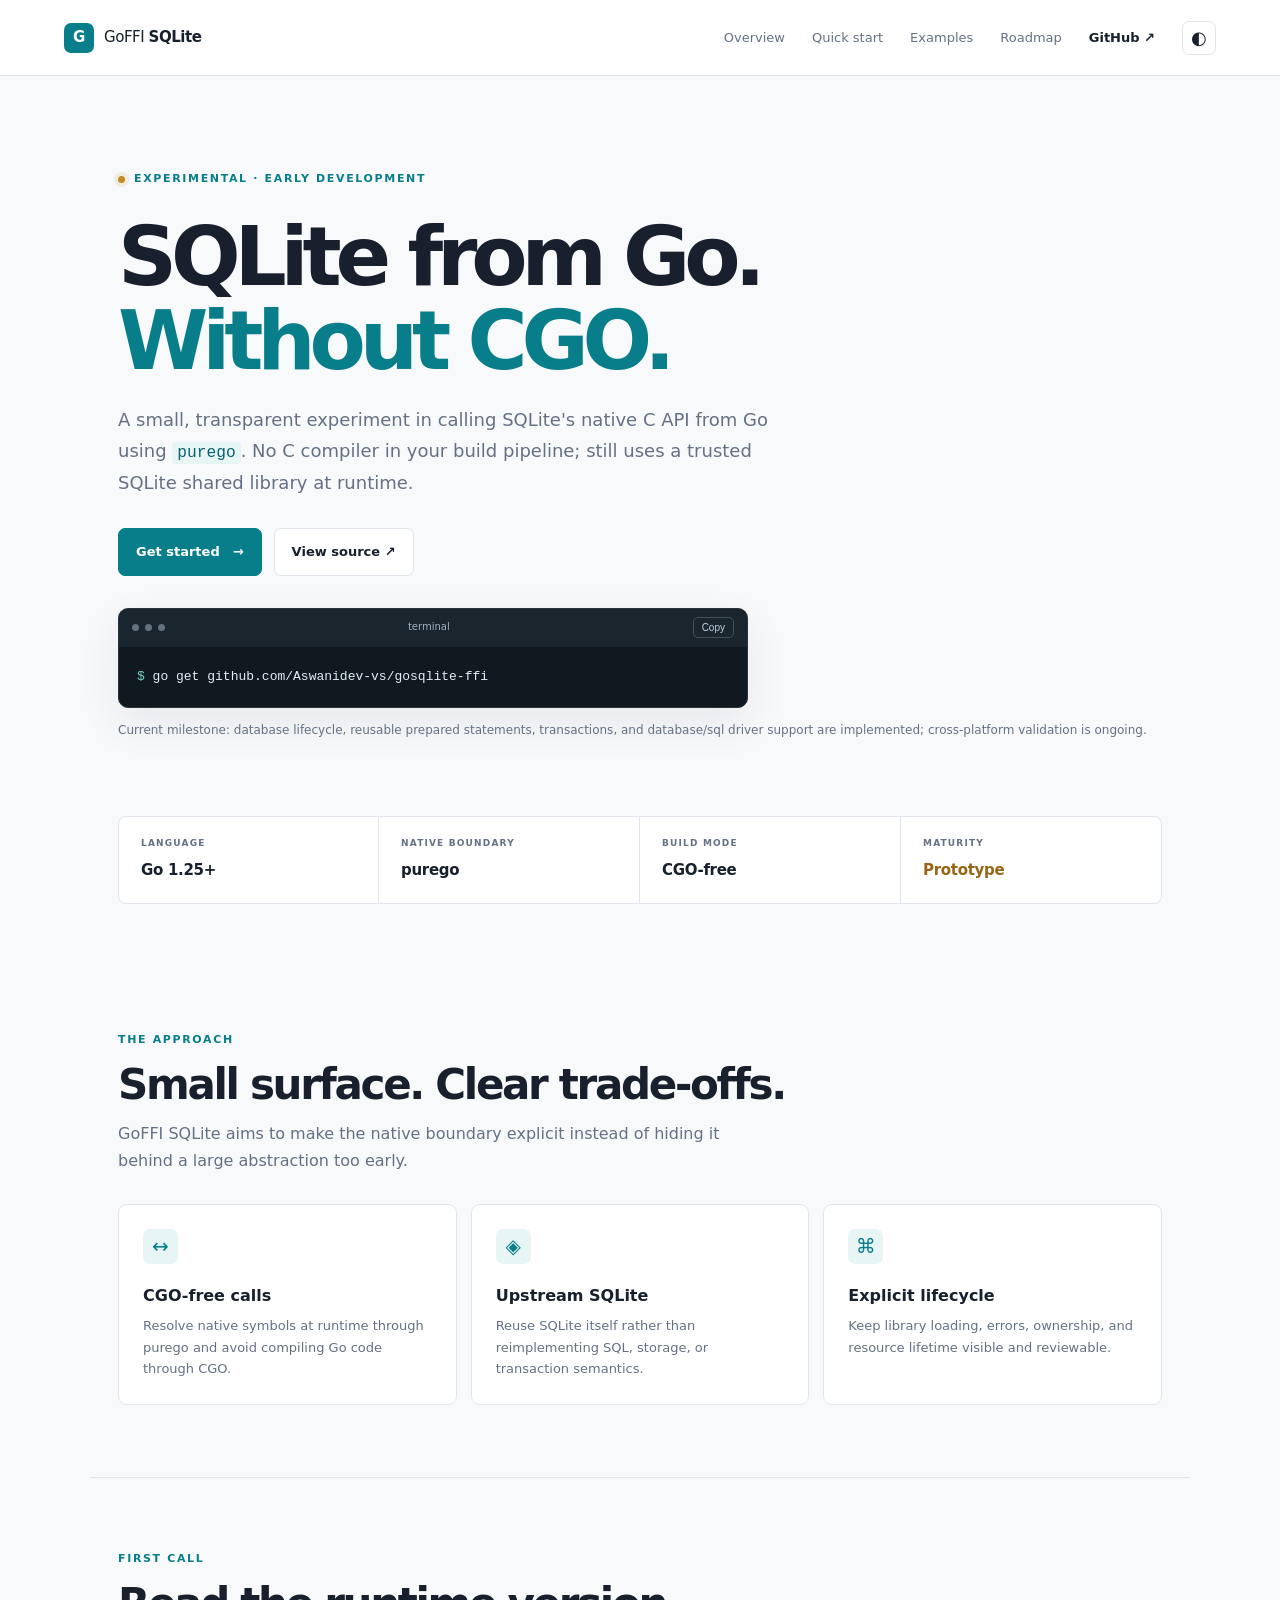
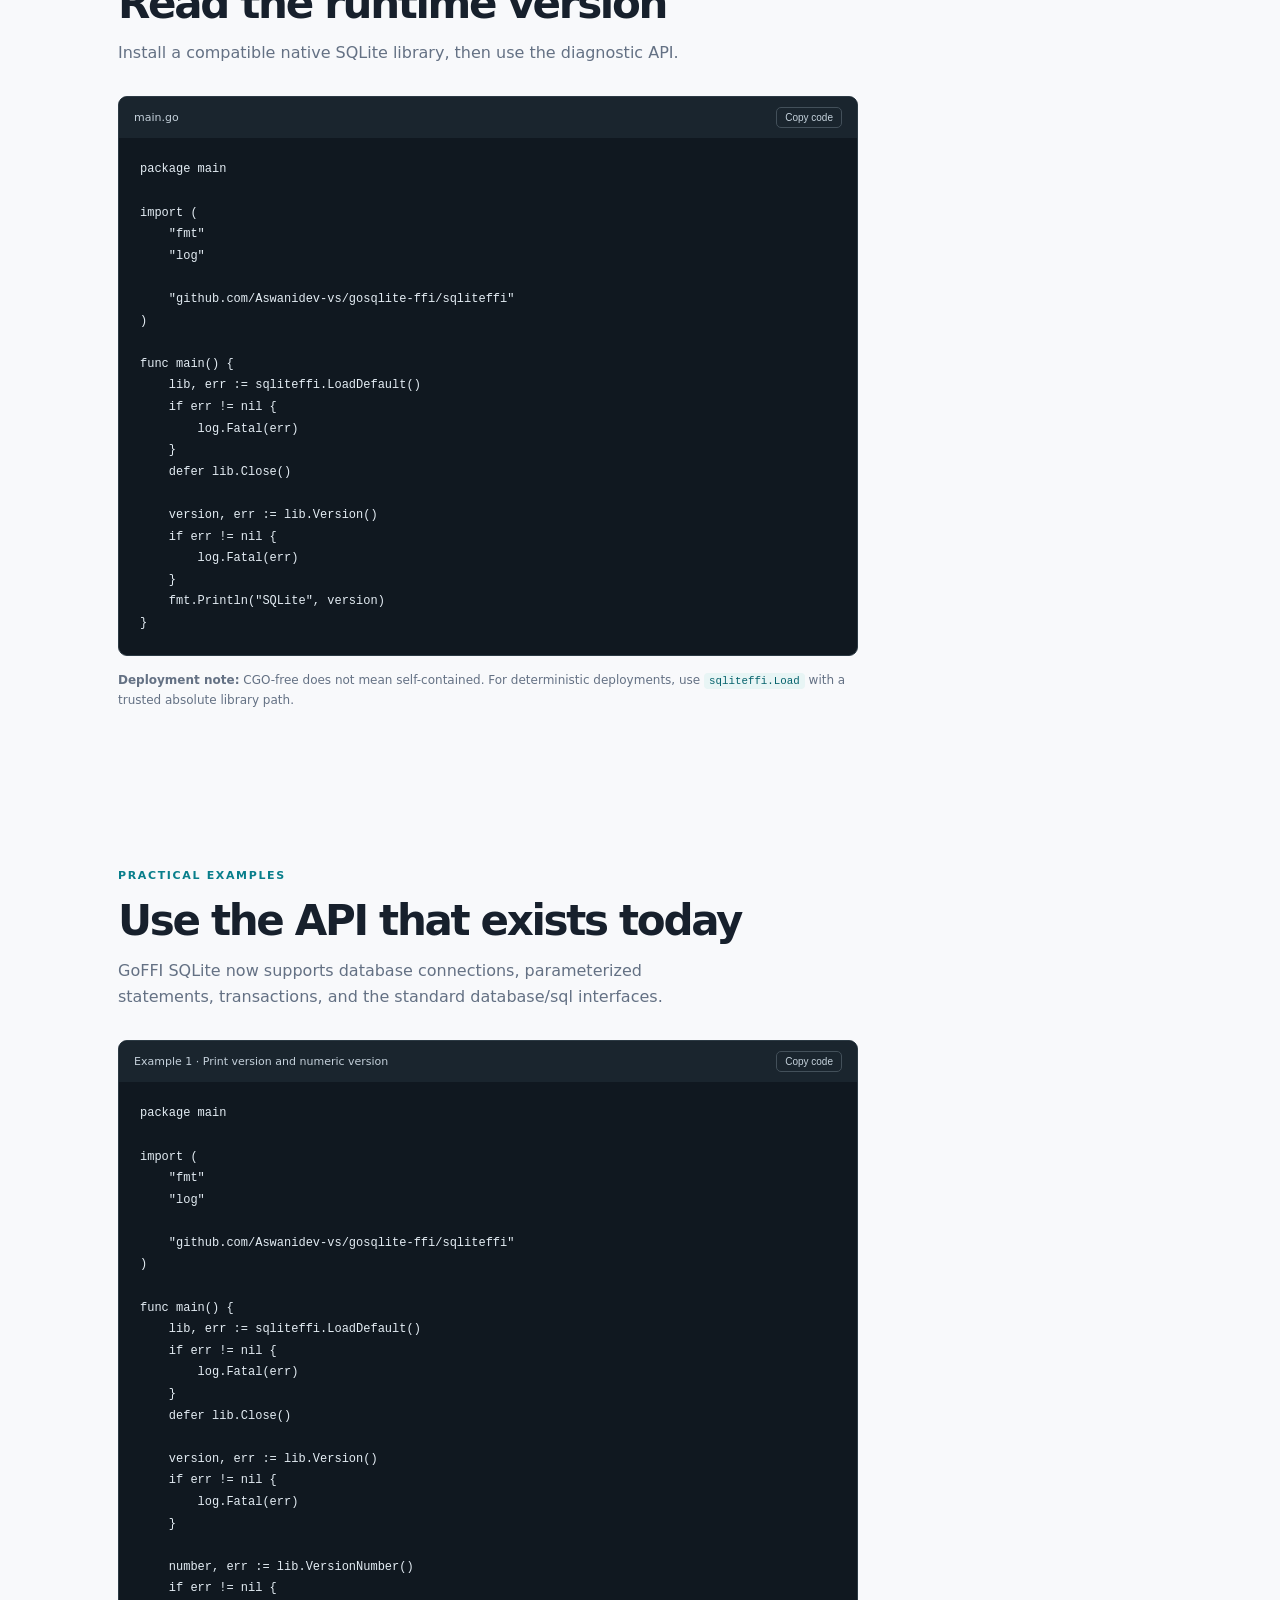
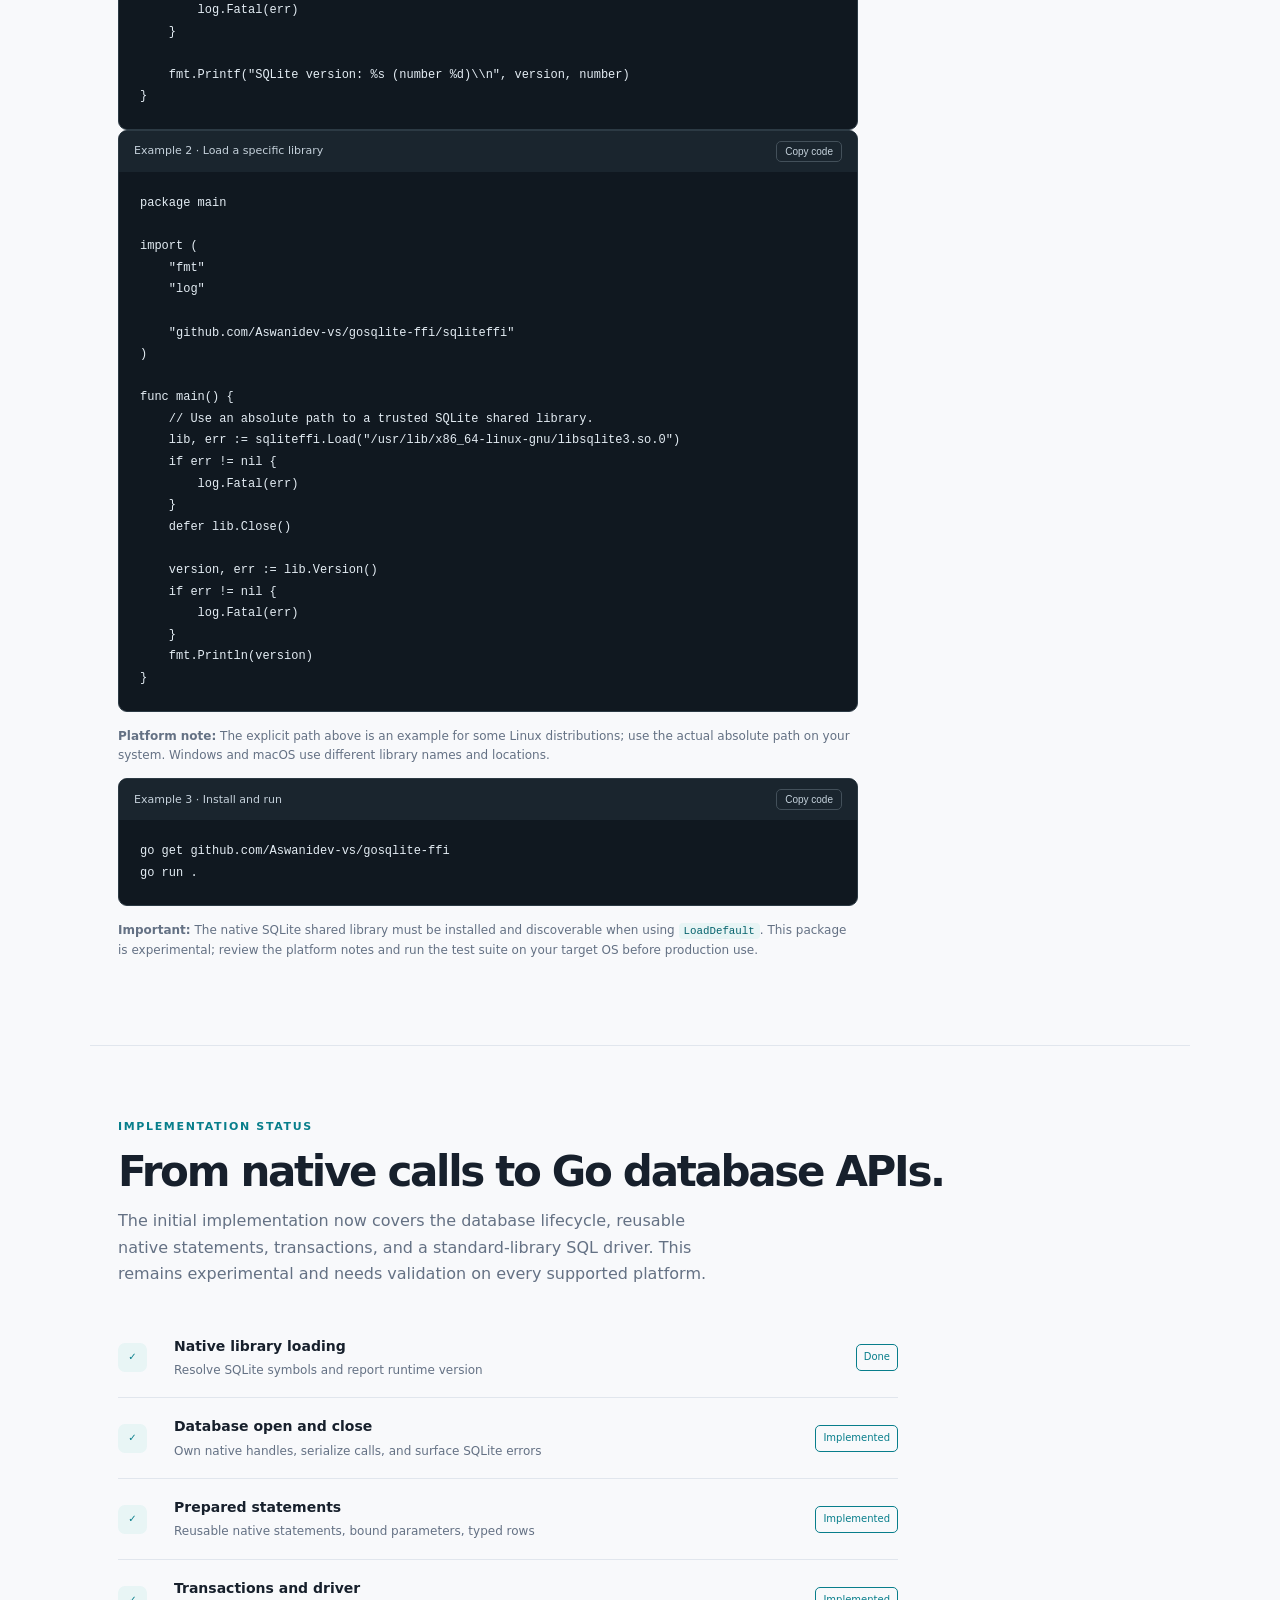
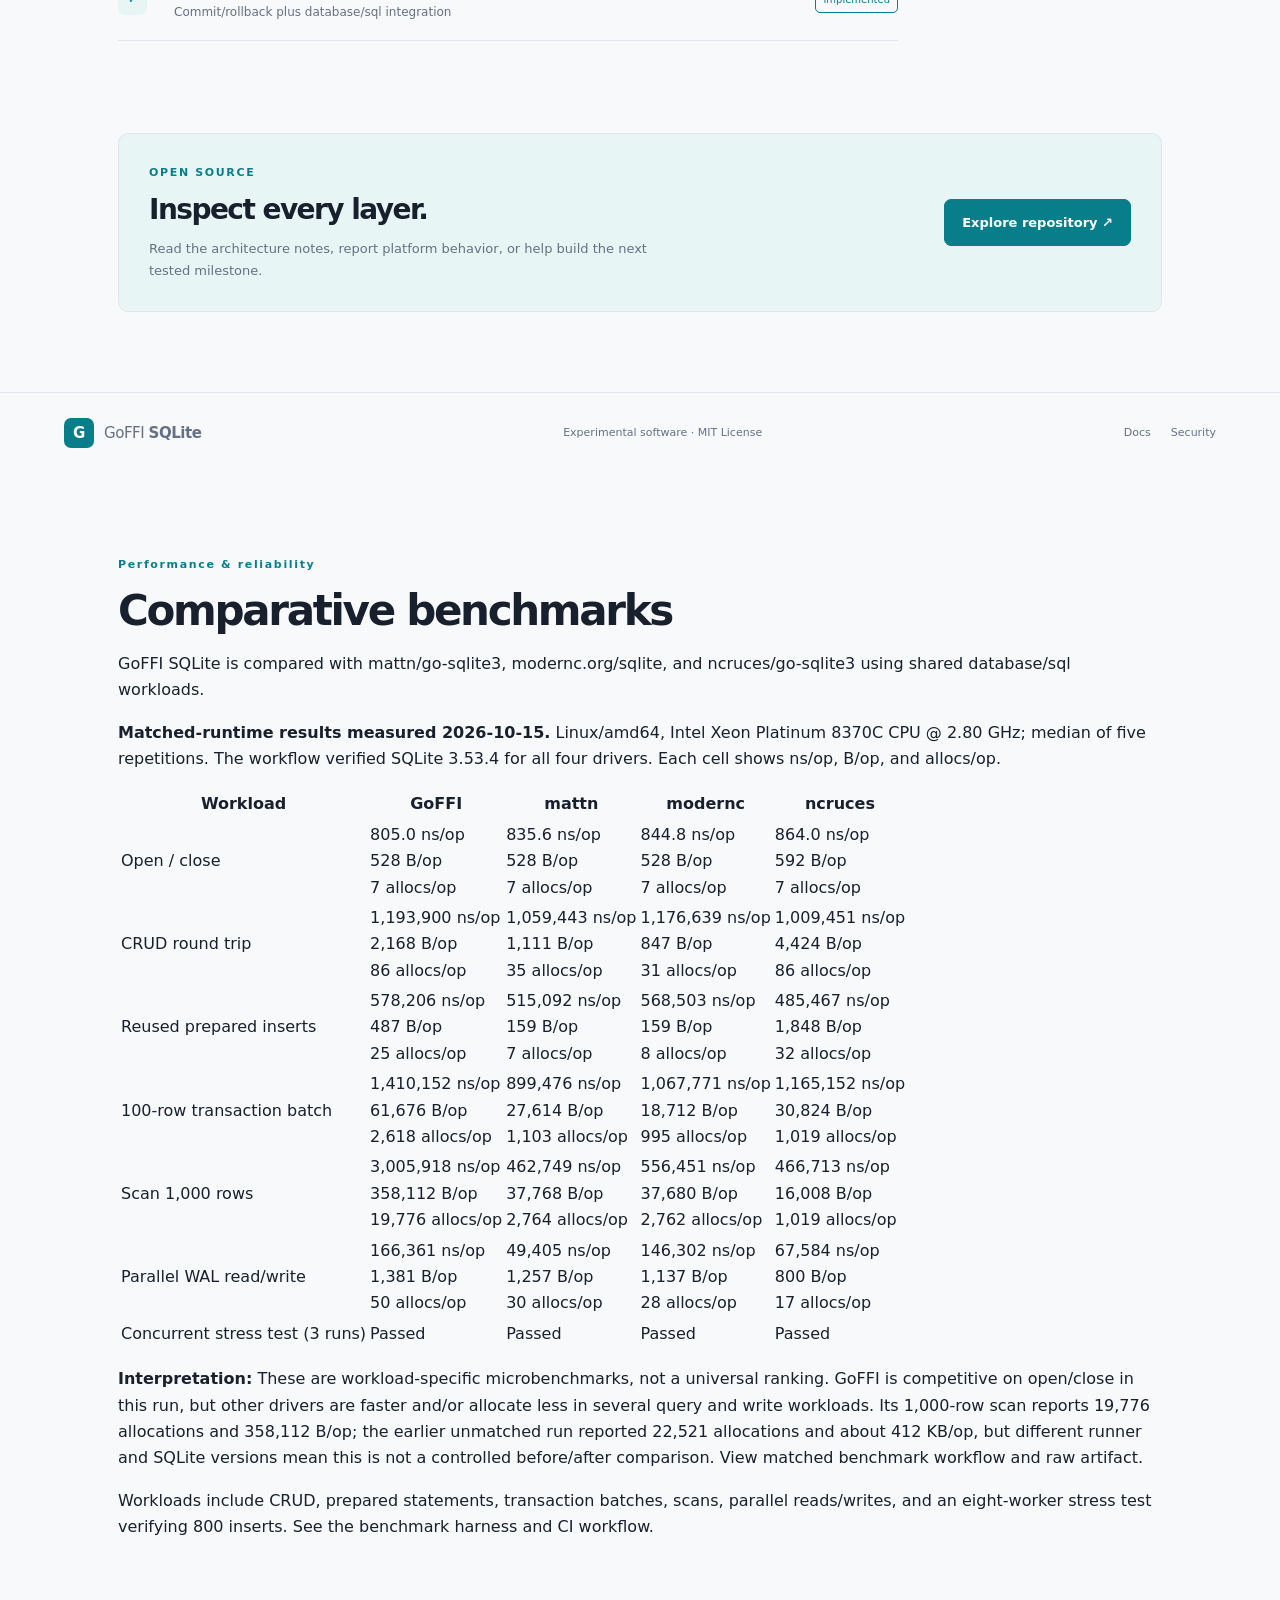
<file: docs/index.html>
<!doctype html>
<html lang="en">
<head>
  <meta charset="utf-8">
  <meta name="viewport" content="width=device-width, initial-scale=1">
  <meta name="description" content="GoFFI SQLite is an experimental CGO-free Go binding prototype for SQLite's C API using purego.">
  <title>GoFFI SQLite — Native SQLite, without CGO</title>
  <link rel="stylesheet" href="styles.css">
  <script defer src="script.js"></script>
</head>
<body>
  <header class="topbar">
    <a class="brand" href="#" aria-label="GoFFI SQLite home"><span class="brand-mark">G</span><span>GoFFI <b>SQLite</b></span></a>
    <nav aria-label="Main navigation">
      <a href="#features">Overview</a><a href="#quickstart">Quick start</a><a href="#examples">Examples</a><a href="#roadmap">Roadmap</a>
      <a class="nav-github" href="https://github.com/Aswanidev-vs/gosqlite-ffi">GitHub <span aria-hidden="true">↗</span></a>
      <button id="theme-toggle" class="theme-toggle" type="button" aria-label="Toggle theme">◐</button>
    </nav>
  </header>
  <main>
    <section class="hero">
      <div class="eyebrow"><span class="status-dot"></span> EXPERIMENTAL · EARLY DEVELOPMENT</div>
      <h1>SQLite from Go.<br><span>Without CGO.</span></h1>
      <p class="hero-copy">A small, transparent experiment in calling SQLite's native C API from Go using <code>purego</code>. No C compiler in your build pipeline; still uses a trusted SQLite shared library at runtime.</p>
      <div class="hero-actions">
        <a class="button primary" href="#quickstart">Get started <span aria-hidden="true">→</span></a>
        <a class="button secondary" href="https://github.com/Aswanidev-vs/gosqlite-ffi">View source ↗</a>
      </div>
      <div class="terminal" aria-label="Example command"><div class="terminal-head"><span></span><span></span><span></span><label>terminal</label><button id="copy-command" type="button">Copy</button></div><pre><span class="prompt">$</span> go get github.com/Aswanidev-vs/gosqlite-ffi</pre></div>
      <p class="hero-note">Current milestone: database lifecycle, reusable prepared statements, transactions, and database/sql driver support are implemented; cross-platform validation is ongoing.</p>
    </section>
    <section class="metrics" aria-label="Project facts">
      <div><span class="metric-label">LANGUAGE</span><strong>Go 1.25+</strong></div>
      <div><span class="metric-label">NATIVE BOUNDARY</span><strong>purego</strong></div>
      <div><span class="metric-label">BUILD MODE</span><strong>CGO-free</strong></div>
      <div><span class="metric-label">MATURITY</span><strong class="amber">Prototype</strong></div>
    </section>
    <section id="features" class="section">
      <div class="section-kicker">THE APPROACH</div><h2>Small surface. Clear trade-offs.</h2>
      <p class="section-intro">GoFFI SQLite aims to make the native boundary explicit instead of hiding it behind a large abstraction too early.</p>
      <div class="feature-grid">
        <article class="feature"><div class="feature-icon">↔</div><h3>CGO-free calls</h3><p>Resolve native symbols at runtime through purego and avoid compiling Go code through CGO.</p></article>
        <article class="feature"><div class="feature-icon">◈</div><h3>Upstream SQLite</h3><p>Reuse SQLite itself rather than reimplementing SQL, storage, or transaction semantics.</p></article>
        <article class="feature"><div class="feature-icon">⌘</div><h3>Explicit lifecycle</h3><p>Keep library loading, errors, ownership, and resource lifetime visible and reviewable.</p></article>
      </div>
    </section>
    <section id="quickstart" class="section quickstart">
      <div class="section-kicker">FIRST CALL</div><h2>Read the runtime version</h2>
      <p class="section-intro">Install a compatible native SQLite library, then use the diagnostic API.</p>
      <div class="code-card"><div class="code-card-head"><span>main.go</span><button id="copy-example" type="button">Copy code</button></div><pre><code>package main

import (
    "fmt"
    "log"

    "github.com/Aswanidev-vs/gosqlite-ffi/sqliteffi"
)

func main() {
    lib, err := sqliteffi.LoadDefault()
    if err != nil {
        log.Fatal(err)
    }
    defer lib.Close()

    version, err := lib.Version()
    if err != nil {
        log.Fatal(err)
    }
    fmt.Println("SQLite", version)
}</code></pre></div>
      <p class="inline-note"><strong>Deployment note:</strong> CGO-free does not mean self-contained. For deterministic deployments, use <code>sqliteffi.Load</code> with a trusted absolute library path.</p>
    </section>
    <section id="examples" class="section">
      <div class="section-kicker">PRACTICAL EXAMPLES</div><h2>Use the API that exists today</h2>
      <p class="section-intro">GoFFI SQLite now supports database connections, parameterized statements, transactions, and the standard database/sql interfaces.</p>
      <div class="code-card"><div class="code-card-head"><span>Example 1 · Print version and numeric version</span><button class="copy-code" type="button">Copy code</button></div><pre><code>package main

import (
    "fmt"
    "log"

    "github.com/Aswanidev-vs/gosqlite-ffi/sqliteffi"
)

func main() {
    lib, err := sqliteffi.LoadDefault()
    if err != nil {
        log.Fatal(err)
    }
    defer lib.Close()

    version, err := lib.Version()
    if err != nil {
        log.Fatal(err)
    }

    number, err := lib.VersionNumber()
    if err != nil {
        log.Fatal(err)
    }

    fmt.Printf("SQLite version: %s (number %d)\\n", version, number)
}</code></pre></div>
      <div class="code-card"><div class="code-card-head"><span>Example 2 · Load a specific library</span><button class="copy-code" type="button">Copy code</button></div><pre><code>package main

import (
    "fmt"
    "log"

    "github.com/Aswanidev-vs/gosqlite-ffi/sqliteffi"
)

func main() {
    // Use an absolute path to a trusted SQLite shared library.
    lib, err := sqliteffi.Load("/usr/lib/x86_64-linux-gnu/libsqlite3.so.0")
    if err != nil {
        log.Fatal(err)
    }
    defer lib.Close()

    version, err := lib.Version()
    if err != nil {
        log.Fatal(err)
    }
    fmt.Println(version)
}</code></pre></div>
      <p class="inline-note"><strong>Platform note:</strong> The explicit path above is an example for some Linux distributions; use the actual absolute path on your system. Windows and macOS use different library names and locations.</p>
      <div class="code-card"><div class="code-card-head"><span>Example 3 · Install and run</span><button class="copy-code" type="button">Copy code</button></div><pre><code>go get github.com/Aswanidev-vs/gosqlite-ffi
go run .</code></pre></div>
      <p class="inline-note"><strong>Important:</strong> The native SQLite shared library must be installed and discoverable when using <code>LoadDefault</code>. This package is experimental; review the platform notes and run the test suite on your target OS before production use.</p>
    </section>
    <section id="roadmap" class="section roadmap">
      <div class="section-kicker">IMPLEMENTATION STATUS</div><h2>From native calls to Go database APIs.</h2>
      <p class="section-intro">The initial implementation now covers the database lifecycle, reusable native statements, transactions, and a standard-library SQL driver. This remains experimental and needs validation on every supported platform.</p>
      <ul class="roadmap-list">
        <li class="done"><span>✓</span><div><strong>Native library loading</strong><small>Resolve SQLite symbols and report runtime version</small></div><em>Done</em></li>
        <li class="done"><span>✓</span><div><strong>Database open and close</strong><small>Own native handles, serialize calls, and surface SQLite errors</small></div><em>Implemented</em></li>
        <li class="done"><span>✓</span><div><strong>Prepared statements</strong><small>Reusable native statements, bound parameters, typed rows</small></div><em>Implemented</em></li>
        <li class="done"><span>✓</span><div><strong>Transactions and driver</strong><small>Commit/rollback plus database/sql integration</small></div><em>Implemented</em></li>
      </ul>
    </section>
    <section class="callout"><div><div class="section-kicker">OPEN SOURCE</div><h2>Inspect every layer.</h2><p>Read the architecture notes, report platform behavior, or help build the next tested milestone.</p></div><a class="button primary" href="https://github.com/Aswanidev-vs/gosqlite-ffi">Explore repository ↗</a></section>
  </main>
  <footer><a class="brand" href="#"><span class="brand-mark">G</span><span>GoFFI <b>SQLite</b></span></a><span>Experimental software · MIT License</span><div><a href="https://github.com/Aswanidev-vs/gosqlite-ffi/blob/main/README.md">Docs</a><a href="https://github.com/Aswanidev-vs/gosqlite-ffi/blob/main/SECURITY.md">Security</a></div></footer>
<section id="benchmarks" class="section">
  <div class="section-heading">
    <p class="eyebrow">Performance &amp; reliability</p>
    <h2>Comparative benchmarks</h2>
    <p>GoFFI SQLite is compared with mattn/go-sqlite3, modernc.org/sqlite, and ncruces/go-sqlite3 using shared database/sql workloads.</p>
  </div>
  <p><strong>Matched-runtime results measured 2026-10-15.</strong> Linux/amd64, Intel Xeon Platinum 8370C CPU @ 2.80 GHz; median of five repetitions. The workflow verified SQLite 3.53.4 for all four drivers. Each cell shows ns/op, B/op, and allocs/op.</p>
  <div class="table-wrap"><table>
    <thead><tr><th>Workload</th><th>GoFFI</th><th>mattn</th><th>modernc</th><th>ncruces</th></tr></thead>
    <tbody>
      <tr><td>Open / close</td><td>805.0 ns/op<br>528 B/op<br>7 allocs/op</td><td>835.6 ns/op<br>528 B/op<br>7 allocs/op</td><td>844.8 ns/op<br>528 B/op<br>7 allocs/op</td><td>864.0 ns/op<br>592 B/op<br>7 allocs/op</td></tr>
      <tr><td>CRUD round trip</td><td>1,193,900 ns/op<br>2,168 B/op<br>86 allocs/op</td><td>1,059,443 ns/op<br>1,111 B/op<br>35 allocs/op</td><td>1,176,639 ns/op<br>847 B/op<br>31 allocs/op</td><td>1,009,451 ns/op<br>4,424 B/op<br>86 allocs/op</td></tr>
      <tr><td>Reused prepared inserts</td><td>578,206 ns/op<br>487 B/op<br>25 allocs/op</td><td>515,092 ns/op<br>159 B/op<br>7 allocs/op</td><td>568,503 ns/op<br>159 B/op<br>8 allocs/op</td><td>485,467 ns/op<br>1,848 B/op<br>32 allocs/op</td></tr>
      <tr><td>100-row transaction batch</td><td>1,410,152 ns/op<br>61,676 B/op<br>2,618 allocs/op</td><td>899,476 ns/op<br>27,614 B/op<br>1,103 allocs/op</td><td>1,067,771 ns/op<br>18,712 B/op<br>995 allocs/op</td><td>1,165,152 ns/op<br>30,824 B/op<br>1,019 allocs/op</td></tr>
      <tr><td>Scan 1,000 rows</td><td>3,005,918 ns/op<br>358,112 B/op<br>19,776 allocs/op</td><td>462,749 ns/op<br>37,768 B/op<br>2,764 allocs/op</td><td>556,451 ns/op<br>37,680 B/op<br>2,762 allocs/op</td><td>466,713 ns/op<br>16,008 B/op<br>1,019 allocs/op</td></tr>
      <tr><td>Parallel WAL read/write</td><td>166,361 ns/op<br>1,381 B/op<br>50 allocs/op</td><td>49,405 ns/op<br>1,257 B/op<br>30 allocs/op</td><td>146,302 ns/op<br>1,137 B/op<br>28 allocs/op</td><td>67,584 ns/op<br>800 B/op<br>17 allocs/op</td></tr>
      <tr><td>Concurrent stress test (3 runs)</td><td>Passed</td><td>Passed</td><td>Passed</td><td>Passed</td></tr>
    </tbody>
  </table></div>
  <p><strong>Interpretation:</strong> These are workload-specific microbenchmarks, not a universal ranking. GoFFI is competitive on open/close in this run, but other drivers are faster and/or allocate less in several query and write workloads. Its 1,000-row scan reports 19,776 allocations and 358,112 B/op; the earlier unmatched run reported 22,521 allocations and about 412 KB/op, but different runner and SQLite versions mean this is not a controlled before/after comparison. <a href="https://github.com/Aswanidev-vs/gosqlite-ffi/actions/runs/38676334220">View matched benchmark workflow and raw artifact</a>.</p>
  <p>Workloads include CRUD, prepared statements, transaction batches, scans, parallel reads/writes, and an eight-worker stress test verifying 800 inserts. See the <a href="https://github.com/Aswanidev-vs/gosqlite-ffi/tree/main/benchmarks">benchmark harness</a> and <a href="https://github.com/Aswanidev-vs/gosqlite-ffi/actions/workflows/benchmarks.yml">CI workflow</a>.</p>

</section>

</body>
</html>
</file>
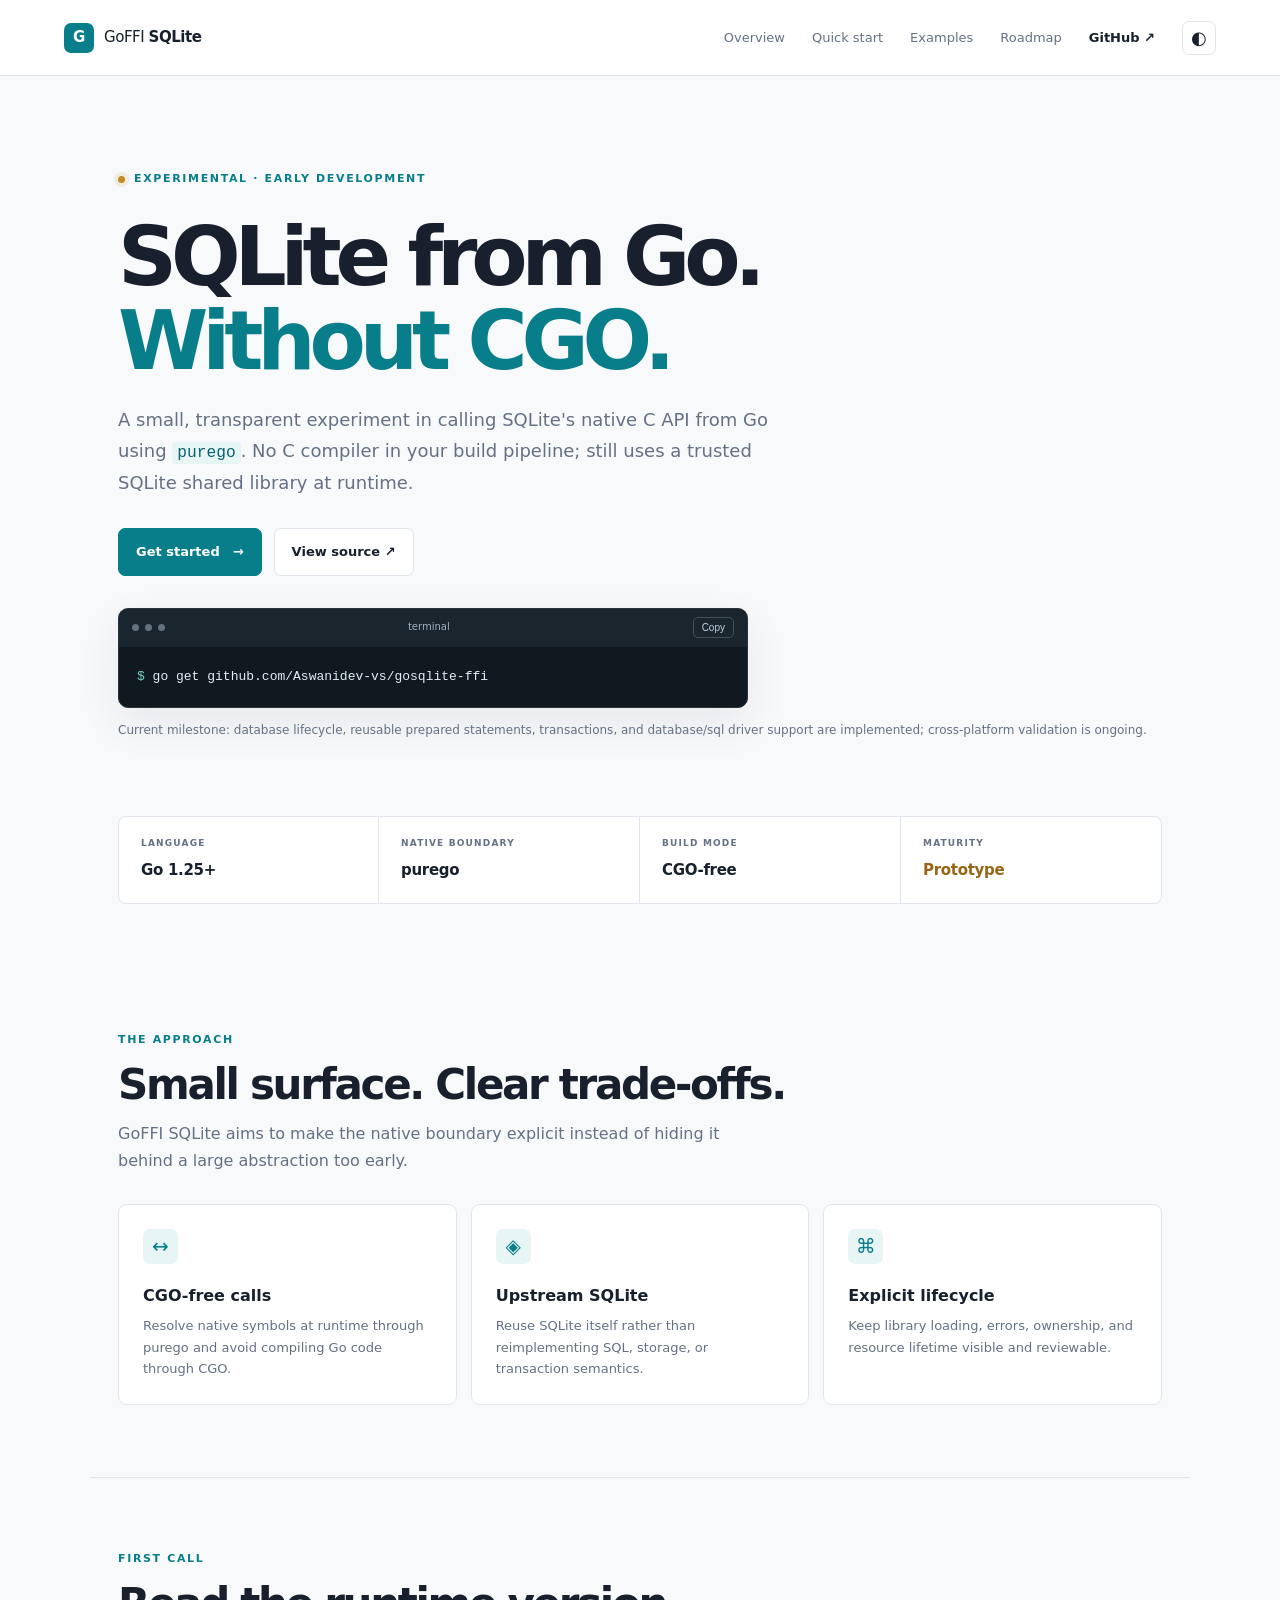
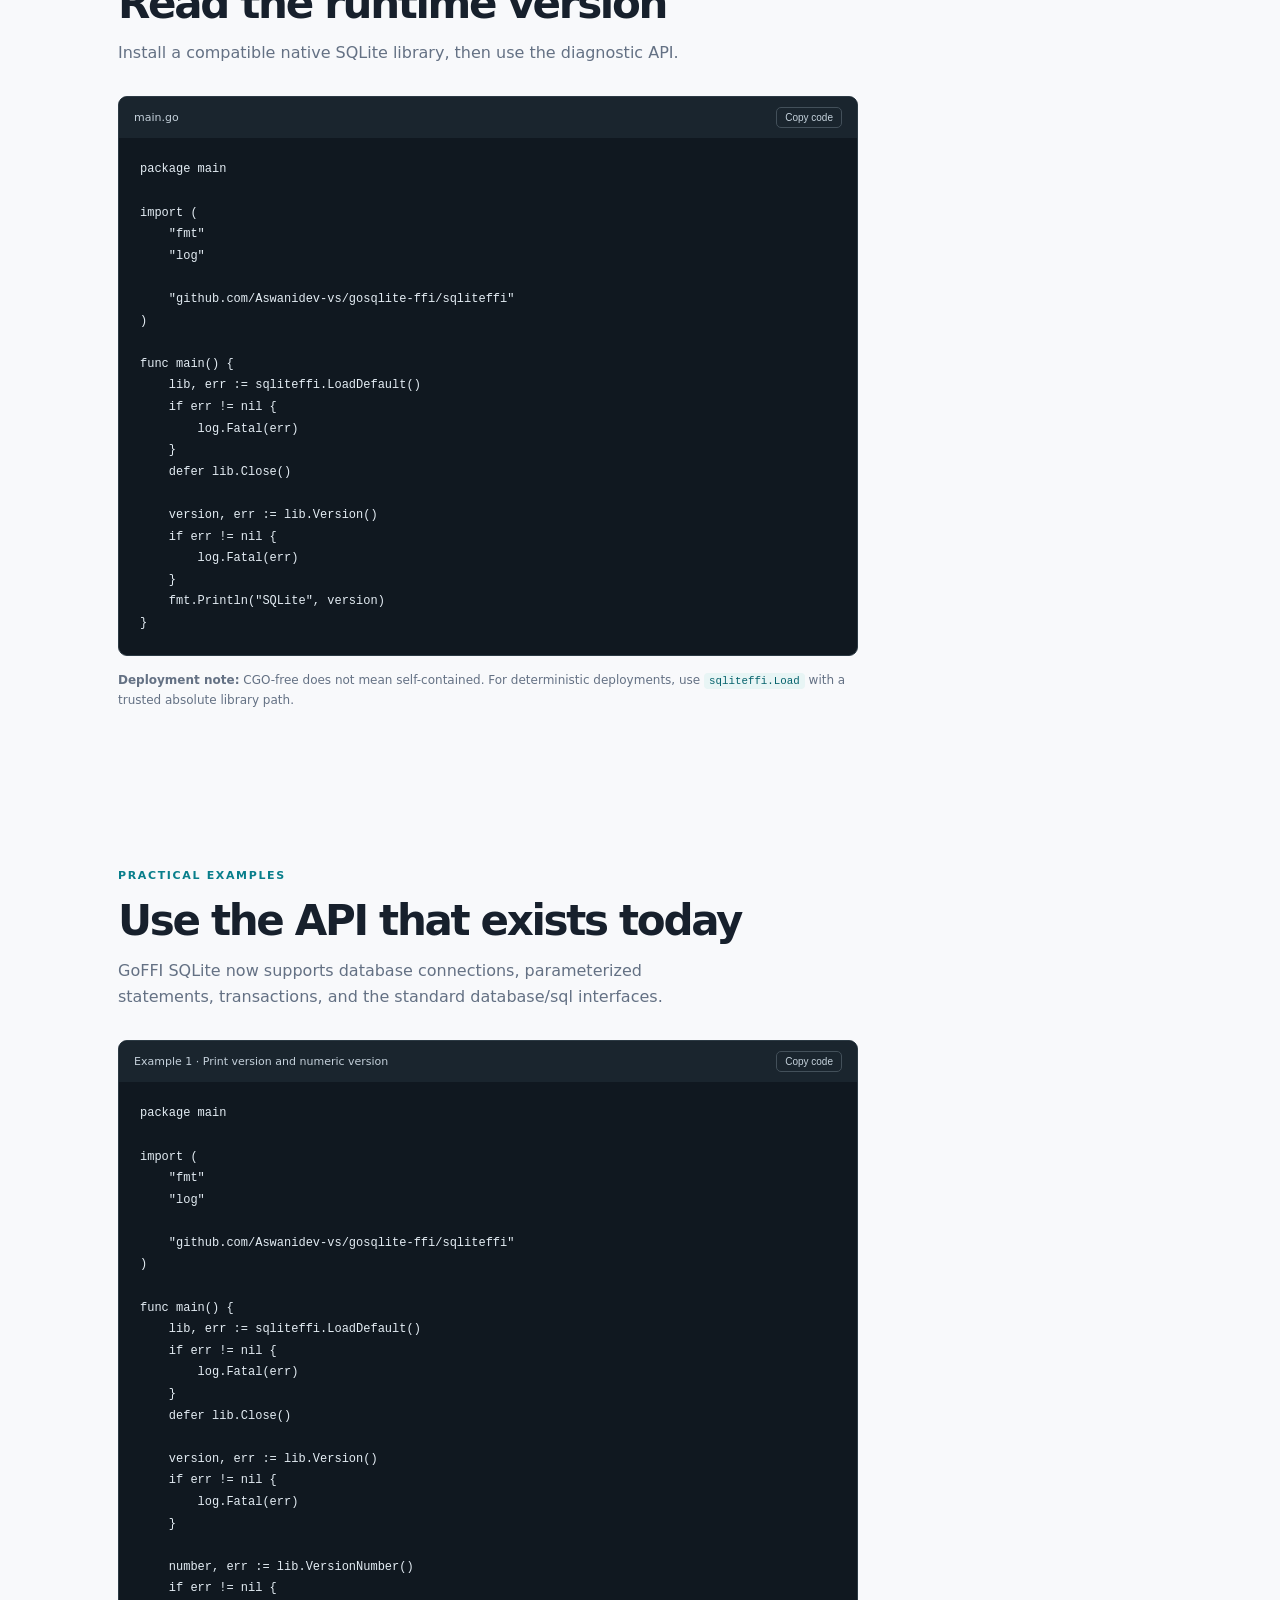
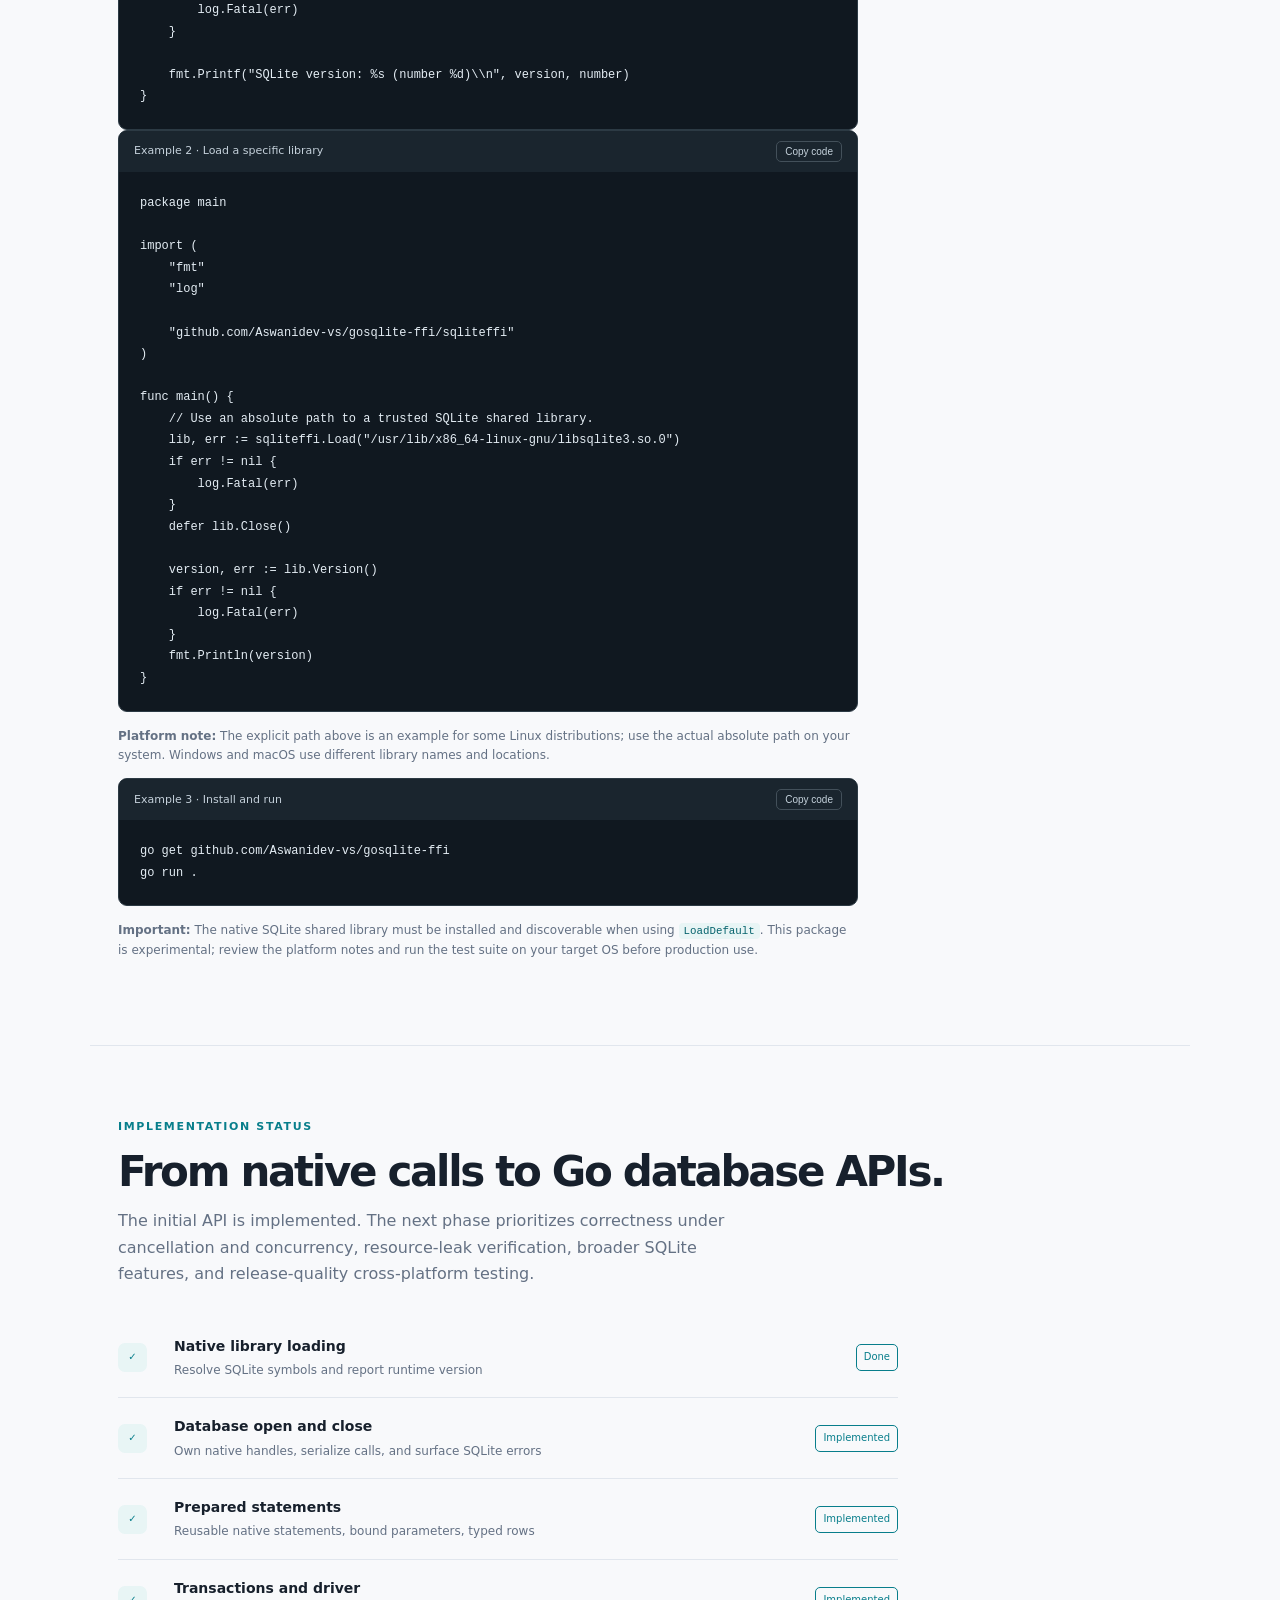
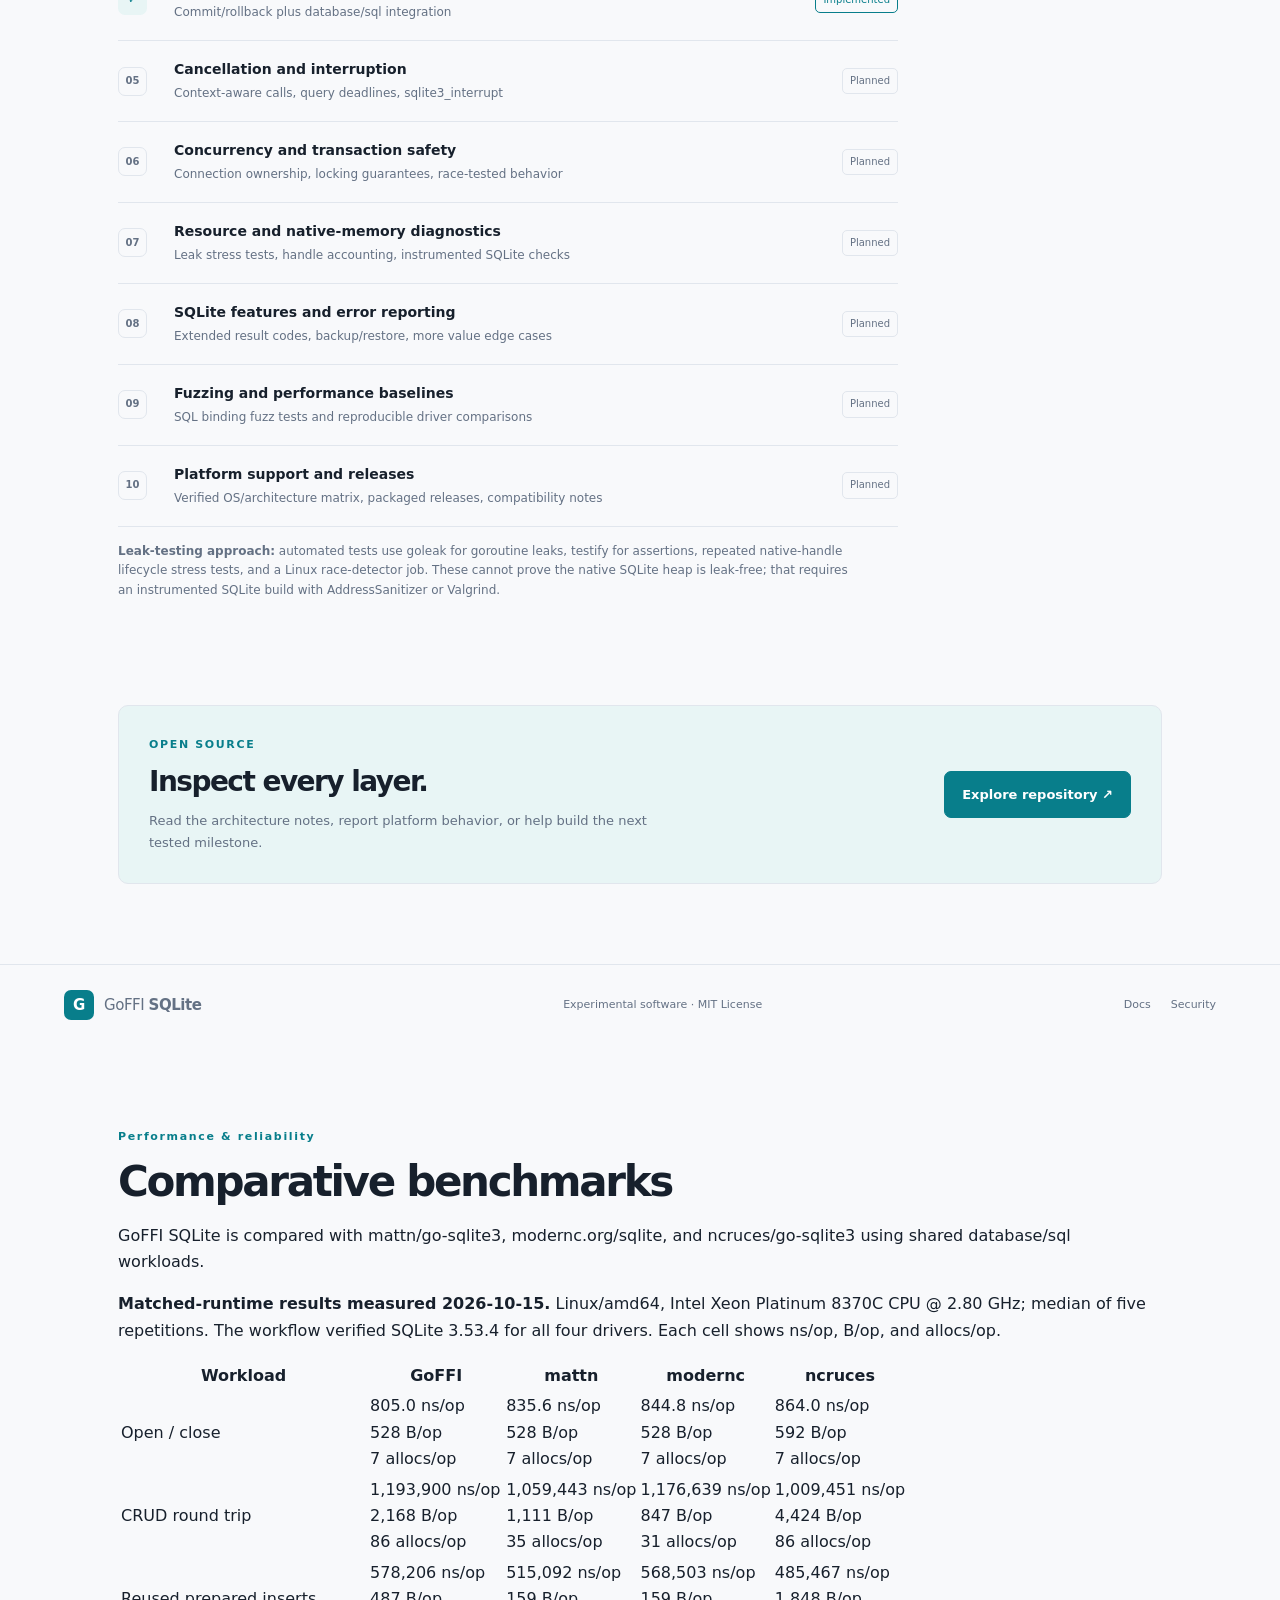
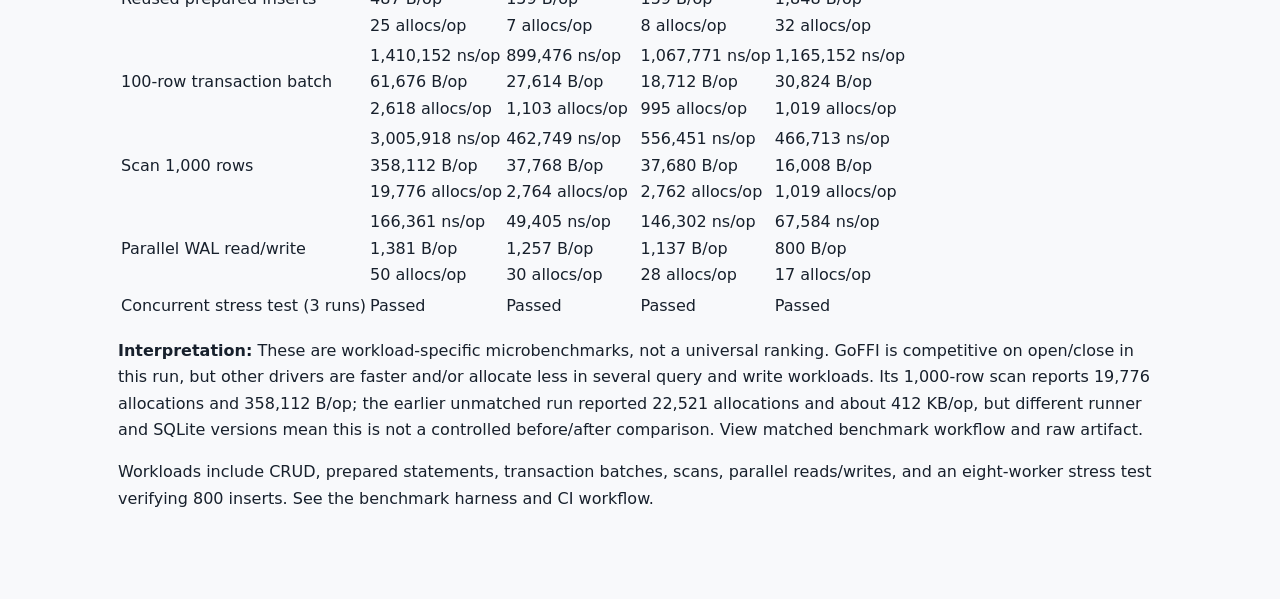
<file: site/index.html>
<!doctype html>
<html lang="en">
<head>
  <meta charset="utf-8">
  <meta name="viewport" content="width=device-width, initial-scale=1">
  <meta name="description" content="GoFFI SQLite is an experimental CGO-free Go binding prototype for SQLite's C API using purego.">
  <title>GoFFI SQLite — Native SQLite, without CGO</title>
  <link rel="stylesheet" href="styles.css">
  <script defer src="script.js"></script>
</head>
<body>
  <header class="topbar">
    <a class="brand" href="#" aria-label="GoFFI SQLite home"><span class="brand-mark">G</span><span>GoFFI <b>SQLite</b></span></a>
    <nav aria-label="Main navigation">
      <a href="#features">Overview</a><a href="#quickstart">Quick start</a><a href="#examples">Examples</a><a href="#roadmap">Roadmap</a>
      <a class="nav-github" href="https://github.com/Aswanidev-vs/gosqlite-ffi">GitHub <span aria-hidden="true">↗</span></a>
      <button id="theme-toggle" class="theme-toggle" type="button" aria-label="Toggle theme">◐</button>
    </nav>
  </header>
  <main>
    <section class="hero">
      <div class="eyebrow"><span class="status-dot"></span> EXPERIMENTAL · EARLY DEVELOPMENT</div>
      <h1>SQLite from Go.<br><span>Without CGO.</span></h1>
      <p class="hero-copy">A small, transparent experiment in calling SQLite's native C API from Go using <code>purego</code>. No C compiler in your build pipeline; still uses a trusted SQLite shared library at runtime.</p>
      <div class="hero-actions">
        <a class="button primary" href="#quickstart">Get started <span aria-hidden="true">→</span></a>
        <a class="button secondary" href="https://github.com/Aswanidev-vs/gosqlite-ffi">View source ↗</a>
      </div>
      <div class="terminal" aria-label="Example command"><div class="terminal-head"><span></span><span></span><span></span><label>terminal</label><button id="copy-command" type="button">Copy</button></div><pre><span class="prompt">$</span> go get github.com/Aswanidev-vs/gosqlite-ffi</pre></div>
      <p class="hero-note">Current milestone: database lifecycle, reusable prepared statements, transactions, and database/sql driver support are implemented; cross-platform validation is ongoing.</p>
    </section>
    <section class="metrics" aria-label="Project facts">
      <div><span class="metric-label">LANGUAGE</span><strong>Go 1.25+</strong></div>
      <div><span class="metric-label">NATIVE BOUNDARY</span><strong>purego</strong></div>
      <div><span class="metric-label">BUILD MODE</span><strong>CGO-free</strong></div>
      <div><span class="metric-label">MATURITY</span><strong class="amber">Prototype</strong></div>
    </section>
    <section id="features" class="section">
      <div class="section-kicker">THE APPROACH</div><h2>Small surface. Clear trade-offs.</h2>
      <p class="section-intro">GoFFI SQLite aims to make the native boundary explicit instead of hiding it behind a large abstraction too early.</p>
      <div class="feature-grid">
        <article class="feature"><div class="feature-icon">↔</div><h3>CGO-free calls</h3><p>Resolve native symbols at runtime through purego and avoid compiling Go code through CGO.</p></article>
        <article class="feature"><div class="feature-icon">◈</div><h3>Upstream SQLite</h3><p>Reuse SQLite itself rather than reimplementing SQL, storage, or transaction semantics.</p></article>
        <article class="feature"><div class="feature-icon">⌘</div><h3>Explicit lifecycle</h3><p>Keep library loading, errors, ownership, and resource lifetime visible and reviewable.</p></article>
      </div>
    </section>
    <section id="quickstart" class="section quickstart">
      <div class="section-kicker">FIRST CALL</div><h2>Read the runtime version</h2>
      <p class="section-intro">Install a compatible native SQLite library, then use the diagnostic API.</p>
      <div class="code-card"><div class="code-card-head"><span>main.go</span><button id="copy-example" type="button">Copy code</button></div><pre><code>package main

import (
    "fmt"
    "log"

    "github.com/Aswanidev-vs/gosqlite-ffi/sqliteffi"
)

func main() {
    lib, err := sqliteffi.LoadDefault()
    if err != nil {
        log.Fatal(err)
    }
    defer lib.Close()

    version, err := lib.Version()
    if err != nil {
        log.Fatal(err)
    }
    fmt.Println("SQLite", version)
}</code></pre></div>
      <p class="inline-note"><strong>Deployment note:</strong> CGO-free does not mean self-contained. For deterministic deployments, use <code>sqliteffi.Load</code> with a trusted absolute library path.</p>
    </section>
    <section id="examples" class="section">
      <div class="section-kicker">PRACTICAL EXAMPLES</div><h2>Use the API that exists today</h2>
      <p class="section-intro">GoFFI SQLite now supports database connections, parameterized statements, transactions, and the standard database/sql interfaces.</p>
      <div class="code-card"><div class="code-card-head"><span>Example 1 · Print version and numeric version</span><button class="copy-code" type="button">Copy code</button></div><pre><code>package main

import (
    "fmt"
    "log"

    "github.com/Aswanidev-vs/gosqlite-ffi/sqliteffi"
)

func main() {
    lib, err := sqliteffi.LoadDefault()
    if err != nil {
        log.Fatal(err)
    }
    defer lib.Close()

    version, err := lib.Version()
    if err != nil {
        log.Fatal(err)
    }

    number, err := lib.VersionNumber()
    if err != nil {
        log.Fatal(err)
    }

    fmt.Printf("SQLite version: %s (number %d)\\n", version, number)
}</code></pre></div>
      <div class="code-card"><div class="code-card-head"><span>Example 2 · Load a specific library</span><button class="copy-code" type="button">Copy code</button></div><pre><code>package main

import (
    "fmt"
    "log"

    "github.com/Aswanidev-vs/gosqlite-ffi/sqliteffi"
)

func main() {
    // Use an absolute path to a trusted SQLite shared library.
    lib, err := sqliteffi.Load("/usr/lib/x86_64-linux-gnu/libsqlite3.so.0")
    if err != nil {
        log.Fatal(err)
    }
    defer lib.Close()

    version, err := lib.Version()
    if err != nil {
        log.Fatal(err)
    }
    fmt.Println(version)
}</code></pre></div>
      <p class="inline-note"><strong>Platform note:</strong> The explicit path above is an example for some Linux distributions; use the actual absolute path on your system. Windows and macOS use different library names and locations.</p>
      <div class="code-card"><div class="code-card-head"><span>Example 3 · Install and run</span><button class="copy-code" type="button">Copy code</button></div><pre><code>go get github.com/Aswanidev-vs/gosqlite-ffi
go run .</code></pre></div>
      <p class="inline-note"><strong>Important:</strong> The native SQLite shared library must be installed and discoverable when using <code>LoadDefault</code>. This package is experimental; review the platform notes and run the test suite on your target OS before production use.</p>
    </section>
    <section id="roadmap" class="section roadmap">
      <div class="section-kicker">IMPLEMENTATION STATUS</div><h2>From native calls to Go database APIs.</h2>
      <p class="section-intro">The initial API is implemented. The next phase prioritizes correctness under cancellation and concurrency, resource-leak verification, broader SQLite features, and release-quality cross-platform testing.</p>
      <ul class="roadmap-list">
        <li class="done"><span>✓</span><div><strong>Native library loading</strong><small>Resolve SQLite symbols and report runtime version</small></div><em>Done</em></li>
        <li class="done"><span>✓</span><div><strong>Database open and close</strong><small>Own native handles, serialize calls, and surface SQLite errors</small></div><em>Implemented</em></li>
        <li class="done"><span>✓</span><div><strong>Prepared statements</strong><small>Reusable native statements, bound parameters, typed rows</small></div><em>Implemented</em></li>
        <li class="done"><span>✓</span><div><strong>Transactions and driver</strong><small>Commit/rollback plus database/sql integration</small></div><em>Implemented</em></li>
        <li><span>05</span><div><strong>Cancellation and interruption</strong><small>Context-aware calls, query deadlines, sqlite3_interrupt</small></div><em>Planned</em></li>
        <li><span>06</span><div><strong>Concurrency and transaction safety</strong><small>Connection ownership, locking guarantees, race-tested behavior</small></div><em>Planned</em></li>
        <li><span>07</span><div><strong>Resource and native-memory diagnostics</strong><small>Leak stress tests, handle accounting, instrumented SQLite checks</small></div><em>Planned</em></li>
        <li><span>08</span><div><strong>SQLite features and error reporting</strong><small>Extended result codes, backup/restore, more value edge cases</small></div><em>Planned</em></li>
        <li><span>09</span><div><strong>Fuzzing and performance baselines</strong><small>SQL binding fuzz tests and reproducible driver comparisons</small></div><em>Planned</em></li>
        <li><span>10</span><div><strong>Platform support and releases</strong><small>Verified OS/architecture matrix, packaged releases, compatibility notes</small></div><em>Planned</em></li>
      </ul>
      <p class="inline-note"><strong>Leak-testing approach:</strong> automated tests use goleak for goroutine leaks, testify for assertions, repeated native-handle lifecycle stress tests, and a Linux race-detector job. These cannot prove the native SQLite heap is leak-free; that requires an instrumented SQLite build with AddressSanitizer or Valgrind.</p>
    </section>
    <section class="callout"><div><div class="section-kicker">OPEN SOURCE</div><h2>Inspect every layer.</h2><p>Read the architecture notes, report platform behavior, or help build the next tested milestone.</p></div><a class="button primary" href="https://github.com/Aswanidev-vs/gosqlite-ffi">Explore repository ↗</a></section>
  </main>
  <footer><a class="brand" href="#"><span class="brand-mark">G</span><span>GoFFI <b>SQLite</b></span></a><span>Experimental software · MIT License</span><div><a href="https://github.com/Aswanidev-vs/gosqlite-ffi/blob/main/README.md">Docs</a><a href="https://github.com/Aswanidev-vs/gosqlite-ffi/blob/main/SECURITY.md">Security</a></div></footer>
<section id="benchmarks" class="section">
  <div class="section-heading">
    <p class="eyebrow">Performance &amp; reliability</p>
    <h2>Comparative benchmarks</h2>
    <p>GoFFI SQLite is compared with mattn/go-sqlite3, modernc.org/sqlite, and ncruces/go-sqlite3 using shared database/sql workloads.</p>
  </div>
  <p><strong>Matched-runtime results measured 2026-10-15.</strong> Linux/amd64, Intel Xeon Platinum 8370C CPU @ 2.80 GHz; median of five repetitions. The workflow verified SQLite 3.53.4 for all four drivers. Each cell shows ns/op, B/op, and allocs/op.</p>
  <div class="table-wrap"><table>
    <thead><tr><th>Workload</th><th>GoFFI</th><th>mattn</th><th>modernc</th><th>ncruces</th></tr></thead>
    <tbody>
      <tr><td>Open / close</td><td>805.0 ns/op<br>528 B/op<br>7 allocs/op</td><td>835.6 ns/op<br>528 B/op<br>7 allocs/op</td><td>844.8 ns/op<br>528 B/op<br>7 allocs/op</td><td>864.0 ns/op<br>592 B/op<br>7 allocs/op</td></tr>
      <tr><td>CRUD round trip</td><td>1,193,900 ns/op<br>2,168 B/op<br>86 allocs/op</td><td>1,059,443 ns/op<br>1,111 B/op<br>35 allocs/op</td><td>1,176,639 ns/op<br>847 B/op<br>31 allocs/op</td><td>1,009,451 ns/op<br>4,424 B/op<br>86 allocs/op</td></tr>
      <tr><td>Reused prepared inserts</td><td>578,206 ns/op<br>487 B/op<br>25 allocs/op</td><td>515,092 ns/op<br>159 B/op<br>7 allocs/op</td><td>568,503 ns/op<br>159 B/op<br>8 allocs/op</td><td>485,467 ns/op<br>1,848 B/op<br>32 allocs/op</td></tr>
      <tr><td>100-row transaction batch</td><td>1,410,152 ns/op<br>61,676 B/op<br>2,618 allocs/op</td><td>899,476 ns/op<br>27,614 B/op<br>1,103 allocs/op</td><td>1,067,771 ns/op<br>18,712 B/op<br>995 allocs/op</td><td>1,165,152 ns/op<br>30,824 B/op<br>1,019 allocs/op</td></tr>
      <tr><td>Scan 1,000 rows</td><td>3,005,918 ns/op<br>358,112 B/op<br>19,776 allocs/op</td><td>462,749 ns/op<br>37,768 B/op<br>2,764 allocs/op</td><td>556,451 ns/op<br>37,680 B/op<br>2,762 allocs/op</td><td>466,713 ns/op<br>16,008 B/op<br>1,019 allocs/op</td></tr>
      <tr><td>Parallel WAL read/write</td><td>166,361 ns/op<br>1,381 B/op<br>50 allocs/op</td><td>49,405 ns/op<br>1,257 B/op<br>30 allocs/op</td><td>146,302 ns/op<br>1,137 B/op<br>28 allocs/op</td><td>67,584 ns/op<br>800 B/op<br>17 allocs/op</td></tr>
      <tr><td>Concurrent stress test (3 runs)</td><td>Passed</td><td>Passed</td><td>Passed</td><td>Passed</td></tr>
    </tbody>
  </table></div>
  <p><strong>Interpretation:</strong> These are workload-specific microbenchmarks, not a universal ranking. GoFFI is competitive on open/close in this run, but other drivers are faster and/or allocate less in several query and write workloads. Its 1,000-row scan reports 19,776 allocations and 358,112 B/op; the earlier unmatched run reported 22,521 allocations and about 412 KB/op, but different runner and SQLite versions mean this is not a controlled before/after comparison. <a href="https://github.com/Aswanidev-vs/gosqlite-ffi/actions/runs/38676334220">View matched benchmark workflow and raw artifact</a>.</p>
  <p>Workloads include CRUD, prepared statements, transaction batches, scans, parallel reads/writes, and an eight-worker stress test verifying 800 inserts. See the <a href="https://github.com/Aswanidev-vs/gosqlite-ffi/tree/main/benchmarks">benchmark harness</a> and <a href="https://github.com/Aswanidev-vs/gosqlite-ffi/actions/workflows/benchmarks.yml">CI workflow</a>.</p>

</section>

</body>
</html>
</file>
<file: docs/styles.css>
:root{color-scheme:light;--bg:#f8f9fb;--surface:#fff;--ink:#17202c;--muted:#647184;--line:#e1e6ed;--accent:#087e8b;--accent-strong:#06636d;--soft:#e8f5f5;--code:#101820;--code-ink:#e4edf4;--amber:#996515;--shadow:0 16px 42px rgba(20,39,56,.08)}:root[data-theme=dark]{color-scheme:dark;--bg:#11171c;--surface:#182128;--ink:#e9f0f5;--muted:#a2b0bc;--line:#2c3a44;--accent:#59c2ca;--accent-strong:#8de0e3;--soft:#20383c;--code:#090e12;--code-ink:#e4edf4;--amber:#f1c36a;--shadow:0 16px 42px rgba(0,0,0,.2)}*{box-sizing:border-box}html{scroll-behavior:smooth;scroll-padding-top:90px}body{margin:0;background:var(--bg);color:var(--ink);font:16px/1.65 Inter,ui-sans-serif,system-ui,-apple-system,BlinkMacSystemFont,"Segoe UI",sans-serif}a{color:inherit;text-decoration:none}.topbar{height:76px;display:flex;align-items:center;justify-content:space-between;gap:24px;padding:0 max(5vw,24px);border-bottom:1px solid var(--line);background:var(--surface)}.brand{display:inline-flex;align-items:center;gap:10px;font-size:15px;letter-spacing:-.03em}.brand b{font-weight:750}.brand-mark{display:grid;place-items:center;width:30px;height:30px;background:var(--accent);color:white;border-radius:7px;font-weight:800}.topbar nav{display:flex;align-items:center;gap:27px;font-size:13px;color:var(--muted)}.topbar nav a:hover,footer a:hover{color:var(--accent)}.nav-github{color:var(--ink);font-weight:650}.theme-toggle{width:34px;height:34px;border:1px solid var(--line);border-radius:7px;background:var(--surface);color:var(--ink);font-size:18px;cursor:pointer}.hero{max-width:1100px;margin:auto;padding:94px 28px 64px}.eyebrow,.section-kicker{font-size:11px;letter-spacing:.15em;font-weight:800;color:var(--accent)}.eyebrow{display:flex;align-items:center;gap:9px}.status-dot{width:7px;height:7px;border-radius:50%;background:#c68a24;box-shadow:0 0 0 4px rgba(198,138,36,.13)}h1{font-size:clamp(48px,7vw,82px);line-height:1.02;letter-spacing:-.075em;margin:27px 0 23px;font-weight:780}h1 span{color:var(--accent)}.hero-copy{max-width:660px;color:var(--muted);font-size:18px;line-height:1.7}.hero-copy code,.hero-note code,.inline-note code{font-size:.9em;background:var(--soft);padding:2px 5px;border-radius:4px;color:var(--accent-strong)}.hero-actions{display:flex;gap:12px;margin:30px 0 32px;flex-wrap:wrap}.button{display:inline-flex;align-items:center;justify-content:center;gap:13px;padding:12px 17px;border-radius:7px;font-size:13px;font-weight:700;border:1px solid var(--line)}.primary{background:var(--accent);border-color:var(--accent);color:#fff}.primary:hover{background:var(--accent-strong)}.secondary{background:var(--surface)}.terminal{max-width:630px;border:1px solid #29343d;border-radius:10px;overflow:hidden;background:var(--code);box-shadow:var(--shadow)}.terminal-head{height:38px;background:#1a252e;display:flex;align-items:center;gap:6px;padding:0 13px}.terminal-head>span{width:7px;height:7px;border-radius:50%;background:#64717d}.terminal-head label{font-size:10px;color:#a4b3bf;margin:auto}.terminal-head button,.code-card-head button{border:1px solid #43505a;background:transparent;color:#c5d2dc;border-radius:5px;padding:4px 8px;font-size:10px;cursor:pointer}.terminal pre{margin:0;padding:19px 18px;color:var(--code-ink);font:13px/1.7 ui-monospace,SFMono-Regular,Menlo,monospace;white-space:pre-wrap}.prompt{color:#70d5bd}.hero-note{color:var(--muted);font-size:12px;margin-top:13px}.metrics{max-width:1100px;margin:0 auto;padding:0 28px 55px;display:grid;grid-template-columns:repeat(4,1fr)}.metrics>div{padding:19px 22px;border-top:1px solid var(--line);border-bottom:1px solid var(--line);border-right:1px solid var(--line);background:var(--surface)}.metrics>div:first-child{border-left:1px solid var(--line);border-radius:8px 0 0 8px}.metrics>div:last-child{border-radius:0 8px 8px 0}.metric-label{display:block;font-size:9px;letter-spacing:.13em;color:var(--muted);font-weight:800;margin-bottom:6px}.metrics strong{font-size:15px;letter-spacing:-.02em}.metrics .amber{color:var(--amber)}.section{max-width:1100px;margin:auto;padding:72px 28px}.section h2,.callout h2{font-size:clamp(30px,4vw,42px);line-height:1.15;letter-spacing:-.055em;margin:12px 0}.section-intro{max-width:620px;color:var(--muted);margin:0 0 30px}.feature-grid{display:grid;grid-template-columns:repeat(3,1fr);gap:14px;margin-top:30px}.feature{border:1px solid var(--line);border-radius:9px;padding:24px;background:var(--surface)}.feature-icon{width:35px;height:35px;display:grid;place-items:center;background:var(--soft);color:var(--accent);border-radius:7px;font-size:20px}.feature h3{font-size:16px;margin:19px 0 6px}.feature p{font-size:13px;color:var(--muted);margin:0}.quickstart{border-top:1px solid var(--line)}.code-card{border:1px solid #2c3a44;border-radius:9px;overflow:hidden;background:var(--code);max-width:740px}.code-card-head{display:flex;justify-content:space-between;align-items:center;padding:10px 15px;background:#1a252e;color:#c4d0da;font-size:11px}.code-card pre{overflow:auto;margin:0;padding:21px;color:var(--code-ink);font:12px/1.8 ui-monospace,SFMono-Regular,Menlo,monospace}.inline-note{max-width:740px;color:var(--muted);font-size:12px;margin-top:15px}.roadmap{border-top:1px solid var(--line)}.roadmap-list{list-style:none;margin:28px 0 0;padding:0;max-width:780px}.roadmap-list li{display:grid;grid-template-columns:42px 1fr auto;align-items:center;gap:14px;padding:17px 0;border-bottom:1px solid var(--line)}.roadmap-list li>span{display:grid;place-items:center;width:29px;height:29px;border:1px solid var(--line);border-radius:7px;color:var(--muted);font-size:10px;font-weight:800}.roadmap-list .done>span{background:var(--soft);color:var(--accent);border-color:transparent}.roadmap-list strong{display:block;font-size:14px}.roadmap-list small{display:block;color:var(--muted);font-size:12px;margin-top:3px}.roadmap-list em{font-size:10px;font-style:normal;color:var(--muted);border:1px solid var(--line);padding:4px 7px;border-radius:5px}.roadmap-list .done em{color:var(--accent);border-color:var(--accent)}.callout{max-width:1044px;margin:20px auto 80px;padding:30px;background:var(--soft);border:1px solid var(--line);border-radius:10px;display:flex;align-items:center;justify-content:space-between;gap:24px}.callout h2{font-size:28px}.callout p{color:var(--muted);font-size:13px;margin:0;max-width:520px}footer{border-top:1px solid var(--line);padding:25px max(5vw,24px);display:flex;align-items:center;justify-content:space-between;gap:20px;color:var(--muted);font-size:11px}footer>div{display:flex;gap:20px}@media(max-width:720px){.topbar{height:auto;min-height:68px;padding:14px 20px;align-items:flex-start}.topbar nav{gap:13px;flex-wrap:wrap;justify-content:flex-end;font-size:11px}.topbar nav a:nth-child(1),.topbar nav a:nth-child(3){display:none}.hero{padding:70px 22px 45px}.hero-copy{font-size:16px}.metrics{grid-template-columns:repeat(2,1fr);padding:0 22px 30px}.metrics>div,.metrics>div:first-child,.metrics>div:last-child{border:1px solid var(--line);border-radius:0}.metrics>div:first-child{border-radius:8px 0 0 0}.metrics>div:nth-child(2){border-radius:0 8px 0 0}.metrics>div:nth-child(3){border-radius:0 0 0 8px}.metrics>div:last-child{border-radius:0 0 8px 0}.section{padding:55px 22px}.feature-grid{grid-template-columns:1fr}.callout{margin:10px 22px 55px;align-items:flex-start;flex-direction:column}footer{flex-wrap:wrap}.roadmap-list li{grid-template-columns:34px 1fr auto;gap:9px}}@media(prefers-reduced-motion:reduce){html{scroll-behavior:auto}*{animation:none!important;transition:none!important}}
:root[data-theme=dark] .primary,:root[data-theme=dark] .brand-mark{color:#11171c}
</file>
<file: site/styles.css>
:root{color-scheme:light;--bg:#f8f9fb;--surface:#fff;--ink:#17202c;--muted:#647184;--line:#e1e6ed;--accent:#087e8b;--accent-strong:#06636d;--soft:#e8f5f5;--code:#101820;--code-ink:#e4edf4;--amber:#996515;--shadow:0 16px 42px rgba(20,39,56,.08)}:root[data-theme=dark]{color-scheme:dark;--bg:#11171c;--surface:#182128;--ink:#e9f0f5;--muted:#a2b0bc;--line:#2c3a44;--accent:#59c2ca;--accent-strong:#8de0e3;--soft:#20383c;--code:#090e12;--code-ink:#e4edf4;--amber:#f1c36a;--shadow:0 16px 42px rgba(0,0,0,.2)}*{box-sizing:border-box}html{scroll-behavior:smooth;scroll-padding-top:90px}body{margin:0;background:var(--bg);color:var(--ink);font:16px/1.65 Inter,ui-sans-serif,system-ui,-apple-system,BlinkMacSystemFont,"Segoe UI",sans-serif}a{color:inherit;text-decoration:none}.topbar{height:76px;display:flex;align-items:center;justify-content:space-between;gap:24px;padding:0 max(5vw,24px);border-bottom:1px solid var(--line);background:var(--surface)}.brand{display:inline-flex;align-items:center;gap:10px;font-size:15px;letter-spacing:-.03em}.brand b{font-weight:750}.brand-mark{display:grid;place-items:center;width:30px;height:30px;background:var(--accent);color:white;border-radius:7px;font-weight:800}.topbar nav{display:flex;align-items:center;gap:27px;font-size:13px;color:var(--muted)}.topbar nav a:hover,footer a:hover{color:var(--accent)}.nav-github{color:var(--ink);font-weight:650}.theme-toggle{width:34px;height:34px;border:1px solid var(--line);border-radius:7px;background:var(--surface);color:var(--ink);font-size:18px;cursor:pointer}.hero{max-width:1100px;margin:auto;padding:94px 28px 64px}.eyebrow,.section-kicker{font-size:11px;letter-spacing:.15em;font-weight:800;color:var(--accent)}.eyebrow{display:flex;align-items:center;gap:9px}.status-dot{width:7px;height:7px;border-radius:50%;background:#c68a24;box-shadow:0 0 0 4px rgba(198,138,36,.13)}h1{font-size:clamp(48px,7vw,82px);line-height:1.02;letter-spacing:-.075em;margin:27px 0 23px;font-weight:780}h1 span{color:var(--accent)}.hero-copy{max-width:660px;color:var(--muted);font-size:18px;line-height:1.7}.hero-copy code,.hero-note code,.inline-note code{font-size:.9em;background:var(--soft);padding:2px 5px;border-radius:4px;color:var(--accent-strong)}.hero-actions{display:flex;gap:12px;margin:30px 0 32px;flex-wrap:wrap}.button{display:inline-flex;align-items:center;justify-content:center;gap:13px;padding:12px 17px;border-radius:7px;font-size:13px;font-weight:700;border:1px solid var(--line)}.primary{background:var(--accent);border-color:var(--accent);color:#fff}.primary:hover{background:var(--accent-strong)}.secondary{background:var(--surface)}.terminal{max-width:630px;border:1px solid #29343d;border-radius:10px;overflow:hidden;background:var(--code);box-shadow:var(--shadow)}.terminal-head{height:38px;background:#1a252e;display:flex;align-items:center;gap:6px;padding:0 13px}.terminal-head>span{width:7px;height:7px;border-radius:50%;background:#64717d}.terminal-head label{font-size:10px;color:#a4b3bf;margin:auto}.terminal-head button,.code-card-head button{border:1px solid #43505a;background:transparent;color:#c5d2dc;border-radius:5px;padding:4px 8px;font-size:10px;cursor:pointer}.terminal pre{margin:0;padding:19px 18px;color:var(--code-ink);font:13px/1.7 ui-monospace,SFMono-Regular,Menlo,monospace;white-space:pre-wrap}.prompt{color:#70d5bd}.hero-note{color:var(--muted);font-size:12px;margin-top:13px}.metrics{max-width:1100px;margin:0 auto;padding:0 28px 55px;display:grid;grid-template-columns:repeat(4,1fr)}.metrics>div{padding:19px 22px;border-top:1px solid var(--line);border-bottom:1px solid var(--line);border-right:1px solid var(--line);background:var(--surface)}.metrics>div:first-child{border-left:1px solid var(--line);border-radius:8px 0 0 8px}.metrics>div:last-child{border-radius:0 8px 8px 0}.metric-label{display:block;font-size:9px;letter-spacing:.13em;color:var(--muted);font-weight:800;margin-bottom:6px}.metrics strong{font-size:15px;letter-spacing:-.02em}.metrics .amber{color:var(--amber)}.section{max-width:1100px;margin:auto;padding:72px 28px}.section h2,.callout h2{font-size:clamp(30px,4vw,42px);line-height:1.15;letter-spacing:-.055em;margin:12px 0}.section-intro{max-width:620px;color:var(--muted);margin:0 0 30px}.feature-grid{display:grid;grid-template-columns:repeat(3,1fr);gap:14px;margin-top:30px}.feature{border:1px solid var(--line);border-radius:9px;padding:24px;background:var(--surface)}.feature-icon{width:35px;height:35px;display:grid;place-items:center;background:var(--soft);color:var(--accent);border-radius:7px;font-size:20px}.feature h3{font-size:16px;margin:19px 0 6px}.feature p{font-size:13px;color:var(--muted);margin:0}.quickstart{border-top:1px solid var(--line)}.code-card{border:1px solid #2c3a44;border-radius:9px;overflow:hidden;background:var(--code);max-width:740px}.code-card-head{display:flex;justify-content:space-between;align-items:center;padding:10px 15px;background:#1a252e;color:#c4d0da;font-size:11px}.code-card pre{overflow:auto;margin:0;padding:21px;color:var(--code-ink);font:12px/1.8 ui-monospace,SFMono-Regular,Menlo,monospace}.inline-note{max-width:740px;color:var(--muted);font-size:12px;margin-top:15px}.roadmap{border-top:1px solid var(--line)}.roadmap-list{list-style:none;margin:28px 0 0;padding:0;max-width:780px}.roadmap-list li{display:grid;grid-template-columns:42px 1fr auto;align-items:center;gap:14px;padding:17px 0;border-bottom:1px solid var(--line)}.roadmap-list li>span{display:grid;place-items:center;width:29px;height:29px;border:1px solid var(--line);border-radius:7px;color:var(--muted);font-size:10px;font-weight:800}.roadmap-list .done>span{background:var(--soft);color:var(--accent);border-color:transparent}.roadmap-list strong{display:block;font-size:14px}.roadmap-list small{display:block;color:var(--muted);font-size:12px;margin-top:3px}.roadmap-list em{font-size:10px;font-style:normal;color:var(--muted);border:1px solid var(--line);padding:4px 7px;border-radius:5px}.roadmap-list .done em{color:var(--accent);border-color:var(--accent)}.callout{max-width:1044px;margin:20px auto 80px;padding:30px;background:var(--soft);border:1px solid var(--line);border-radius:10px;display:flex;align-items:center;justify-content:space-between;gap:24px}.callout h2{font-size:28px}.callout p{color:var(--muted);font-size:13px;margin:0;max-width:520px}footer{border-top:1px solid var(--line);padding:25px max(5vw,24px);display:flex;align-items:center;justify-content:space-between;gap:20px;color:var(--muted);font-size:11px}footer>div{display:flex;gap:20px}@media(max-width:720px){.topbar{height:auto;min-height:68px;padding:14px 20px;align-items:flex-start}.topbar nav{gap:13px;flex-wrap:wrap;justify-content:flex-end;font-size:11px}.topbar nav a:nth-child(1),.topbar nav a:nth-child(3){display:none}.hero{padding:70px 22px 45px}.hero-copy{font-size:16px}.metrics{grid-template-columns:repeat(2,1fr);padding:0 22px 30px}.metrics>div,.metrics>div:first-child,.metrics>div:last-child{border:1px solid var(--line);border-radius:0}.metrics>div:first-child{border-radius:8px 0 0 0}.metrics>div:nth-child(2){border-radius:0 8px 0 0}.metrics>div:nth-child(3){border-radius:0 0 0 8px}.metrics>div:last-child{border-radius:0 0 8px 0}.section{padding:55px 22px}.feature-grid{grid-template-columns:1fr}.callout{margin:10px 22px 55px;align-items:flex-start;flex-direction:column}footer{flex-wrap:wrap}.roadmap-list li{grid-template-columns:34px 1fr auto;gap:9px}}@media(prefers-reduced-motion:reduce){html{scroll-behavior:auto}*{animation:none!important;transition:none!important}}
</file>
